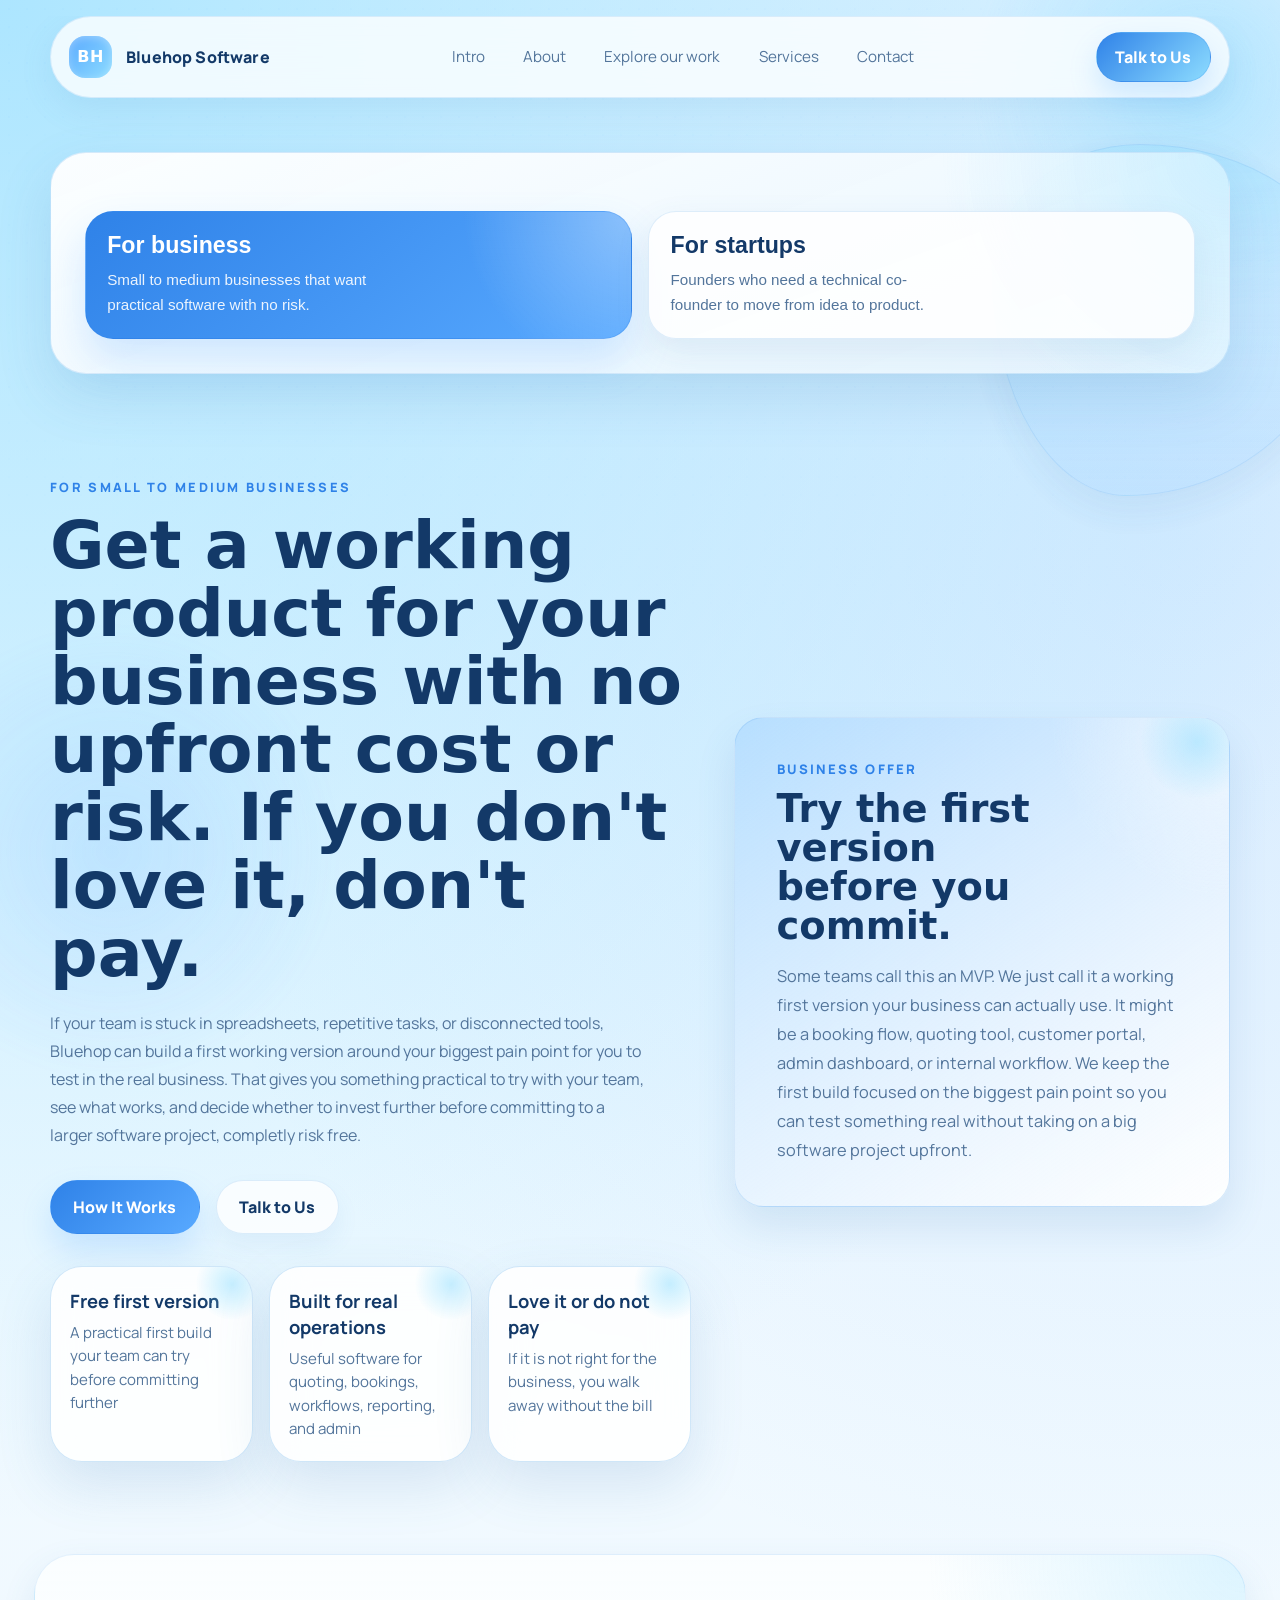
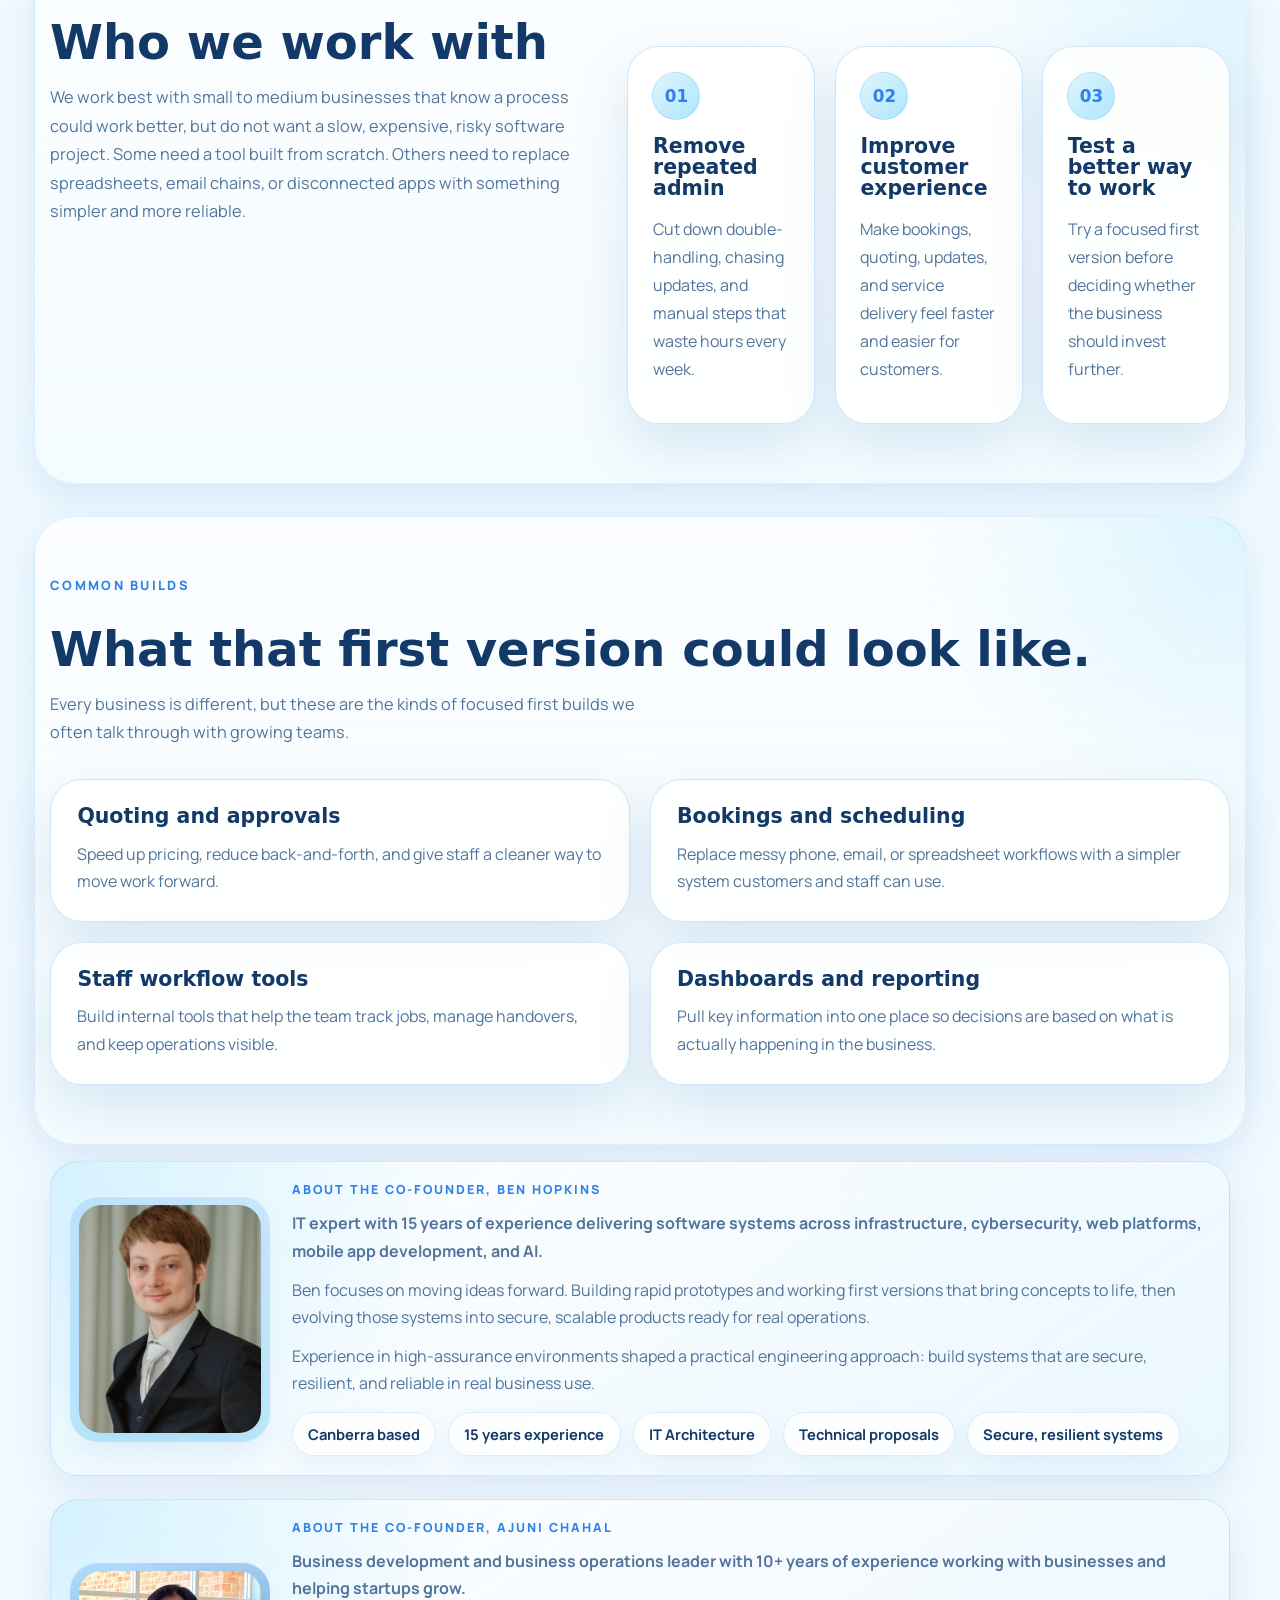
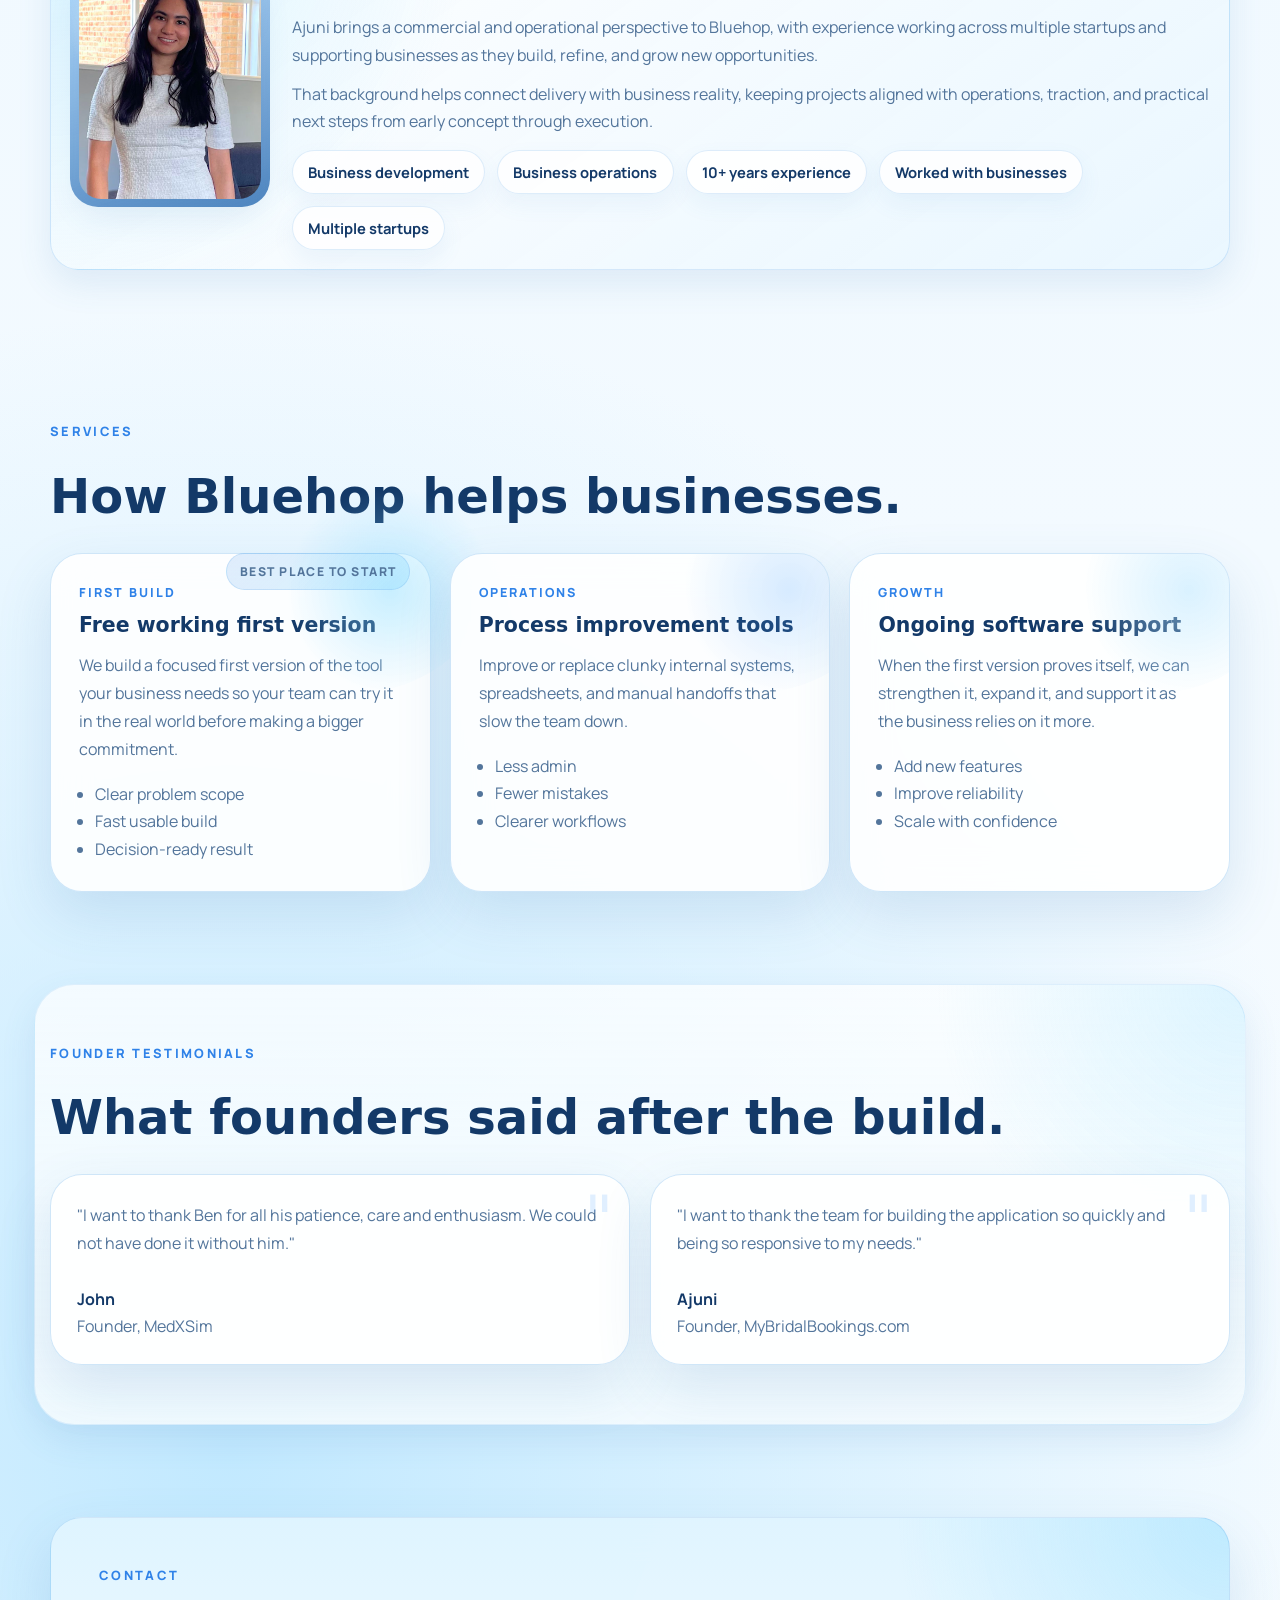
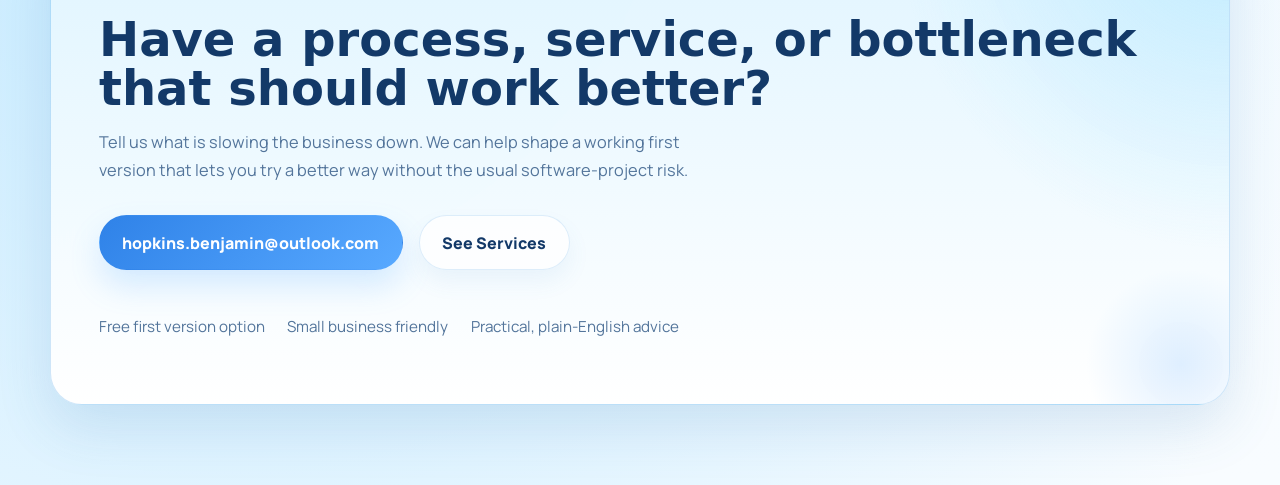
<file: index.html>
<!DOCTYPE html>
<html lang="en" data-audience="business">
<head>
  <meta charset="UTF-8">
  <meta name="viewport" content="width=device-width, initial-scale=1.0">
  <title>Bluehop Software</title>
  <meta
    name="description"
    content="Bluehop Software builds practical software for small businesses and startups, from free first versions to scalable products."
  >
  <script>
    (function () {
      try {
        var storedAudience = localStorage.getItem("bluehopAudience");
        document.documentElement.dataset.audience =
          storedAudience === "startup" ? "startup" : "business";
      } catch (error) {
        document.documentElement.dataset.audience = "business";
      }
    })();
  </script>
  <link rel="preconnect" href="https://fonts.googleapis.com">
  <link rel="preconnect" href="https://fonts.gstatic.com" crossorigin>
  <link
    href="https://fonts.googleapis.com/css2?family=Fredoka:wght@500;600;700&family=Manrope:wght@400;500;600;700;800&display=swap"
    rel="stylesheet"
  >
  <link rel="stylesheet" href="styles.css">
</head>
<body>
  <div class="page-shell">
    <div class="bg-orb bg-orb-a"></div>
    <div class="bg-orb bg-orb-b"></div>
    <div class="bg-grid"></div>

    <header class="site-header">
      <a
        class="brand"
        href="#business-intro"
        data-link-business="#business-intro"
        data-link-startup="#startup-intro"
        aria-label="Bluehop Software home"
      >
        <span class="brand-mark">BH</span>
        <span class="brand-text">Bluehop Software</span>
      </a>

      <nav class="site-nav" aria-label="Primary">
        <a href="#business-intro" data-link-business="#business-intro" data-link-startup="#startup-intro">Intro</a>
        <a href="#business-about" data-link-business="#business-about" data-link-startup="#startup-about">About</a>
        <a href="testimonials.html">Explore our work</a>
        <a href="#business-projects" data-link-business="#business-projects" data-link-startup="#startup-projects">Services</a>
        <a href="#business-contact" data-link-business="#business-contact" data-link-startup="#startup-contact">Contact</a>
      </nav>

      <a
        class="header-cta"
        href="#business-contact"
        data-link-business="#business-contact"
        data-link-startup="#startup-contact"
      >Talk to Us</a>
    </header>

    <main>
      <section class="section audience-switch reveal" aria-label="Choose who the page is for">
        <div class="audience-switch-panel">
          <div class="section-heading audience-switch-heading">
          </div>

          <div class="audience-switch-controls" role="group" aria-label="Audience selection">
            <button
              class="audience-toggle"
              type="button"
              data-audience-control="business"
              aria-controls="business-page"
              aria-pressed="false"
            >
              <span class="audience-toggle-label">For business</span>
              <span class="audience-toggle-copy">
                Small to medium businesses that want practical software with no risk.
              </span>
            </button>

            <button
              class="audience-toggle"
              type="button"
              data-audience-control="startup"
              aria-controls="startup-page"
              aria-pressed="false"
            >
              <span class="audience-toggle-label">For startups</span>
              <span class="audience-toggle-copy">
                Founders who need a technical co-founder to move from idea to product.
              </span>
            </button>
          </div>
        </div>
      </section>

      <div class="audience-page" id="business-page" data-audience-page="business">
        <section class="hero section reveal" id="business-intro" data-page-start>
          <div class="hero-copy">
            <p class="eyebrow">For small to medium businesses</p>
            <h1>Get a working product for your business with no upfront cost or risk. If you don't love it, don't pay.</h1>
            <p class="hero-text">
              If your team is stuck in spreadsheets, repetitive tasks, or disconnected tools,
              Bluehop can build a first working version around your biggest pain point for
              you to test in the real business. That gives you something practical to try
              with your team, see what works, and decide whether to invest further before
              committing to a larger software project, completly risk free.
            </p>

            <div class="hero-actions">
              <a class="button button-primary" href="#business-projects">How It Works</a>
              <a class="button button-secondary" href="#business-contact">Talk to Us</a>
            </div>

            <div class="hero-metrics" aria-label="Bluehop business highlights">
              <article>
                <strong>Free first version</strong>
                <span>A practical first build your team can try before committing further</span>
              </article>
              <article>
                <strong>Built for real operations</strong>
                <span>Useful software for quoting, bookings, workflows, reporting, and admin</span>
              </article>
              <article>
                <strong>Love it or do not pay</strong>
                <span>If it is not right for the business, you walk away without the bill</span>
              </article>
            </div>
          </div>

          <div class="hero-panel">
            <aside class="contact-offer hero-offer" aria-label="Business offer">
              <p class="contact-offer-label">Business offer</p>
              <h3>Try the first version before you commit.</h3>
              <p class="contact-offer-copy">
                Some teams call this an MVP. We just call it a working first version your
                business can actually use. It might be a booking flow, quoting tool,
                customer portal, admin dashboard, or internal workflow. We keep the first
                build focused on the biggest pain point so you can test something real
                without taking on a big software project upfront.
              </p>
            </aside>
          </div>
        </section>

        <section class="section section-surface reveal" id="business-about">
          <div class="about-layout">
            <div class="about-copy">
              <h2 class="h2_wide about-mini-heading">Who we work with</h2>
              <p class="section-copy">
                We work best with small to medium businesses that know a process could work
                better, but do not want a slow, expensive, risky software project. Some need
                a tool built from scratch. Others need to replace spreadsheets, email chains,
                or disconnected apps with something simpler and more reliable.
              </p>
            </div>

            <div class="about-points">
              <article>
                <span>01</span>
                <h3>Remove repeated admin</h3>
                <p>Cut down double-handling, chasing updates, and manual steps that waste hours every week.</p>
              </article>
              <article>
                <span>02</span>
                <h3>Improve customer experience</h3>
                <p>Make bookings, quoting, updates, and service delivery feel faster and easier for customers.</p>
              </article>
              <article>
                <span>03</span>
                <h3>Test a better way to work</h3>
                <p>Try a focused first version before deciding whether the business should invest further.</p>
              </article>
            </div>
          </div>
        </section>

        <section class="section section-surface reveal" id="business-examples">
          <div class="section-heading">
            <p class="eyebrow">Common builds</p>
            <h2 class="h2_wide">What that first version could look like.</h2>
            <p class="section-copy">
              Every business is different, but these are the kinds of focused first builds we
              often talk through with growing teams.
            </p>
          </div>

          <div class="sector-grid">
            <article class="sector-card">
              <h3>Quoting and approvals</h3>
              <p>Speed up pricing, reduce back-and-forth, and give staff a cleaner way to move work forward.</p>
            </article>
            <article class="sector-card">
              <h3>Bookings and scheduling</h3>
              <p>Replace messy phone, email, or spreadsheet workflows with a simpler system customers and staff can use.</p>
            </article>
            <article class="sector-card">
              <h3>Staff workflow tools</h3>
              <p>Build internal tools that help the team track jobs, manage handovers, and keep operations visible.</p>
            </article>
            <article class="sector-card">
              <h3>Dashboards and reporting</h3>
              <p>Pull key information into one place so decisions are based on what is actually happening in the business.</p>
            </article>
          </div>
        </section>

        <section class="section reveal founder-section" aria-label="About the co-founders">
          <div class="founder-stack">
            <article class="founder-tile">
              <div class="founder-photo">
                <img class="founder-photo-image" src="founder.png" alt="Portrait of co-founder Ben Hopkins">
              </div>

              <div class="founder-bio">
                <p class="founder-kicker">About the co-founder, Ben Hopkins</p>
                <p class="founder-summary">
                  <strong>IT expert with 15 years of experience delivering software systems across infrastructure, cybersecurity, web platforms, mobile app development, and AI.</strong>
                </p>
                <p class="founder-summary">
                  Ben focuses on moving ideas forward. Building rapid prototypes and working
                  first versions that bring concepts to life, then evolving those systems into
                  secure, scalable products ready for real operations.
                </p>
                <p class="founder-summary">
                  Experience in high-assurance environments shaped a practical engineering
                  approach: build systems that are secure, resilient, and reliable in real
                  business use.
                </p>

                <ul class="founder-points">
                  <li>Canberra based</li>
                  <li>15 years experience</li>
                  <li>IT Architecture</li>
                  <li>Technical proposals</li>
                  <li>Secure, resilient systems</li>
                </ul>
              </div>
            </article>

            <article class="founder-tile">
              <div class="founder-photo founder-photo-placeholder" aria-hidden="true">
                <img class="founder-photo-image" src="ajuni.png" alt="Portrait of co-founder Ben Hopkins">
              </div>

              <div class="founder-bio">
                <p class="founder-kicker">About the co-founder, Ajuni Chahal</p>
                <p class="founder-summary">
                  <strong>Business development and business operations leader with 10+ years of experience working with businesses and helping startups grow.</strong>
                </p>
                <p class="founder-summary">
                  Ajuni brings a commercial and operational perspective to Bluehop, with
                  experience working across multiple startups and supporting businesses as
                  they build, refine, and grow new opportunities.
                </p>
                <p class="founder-summary">
                  That background helps connect delivery with business reality, keeping
                  projects aligned with operations, traction, and practical next steps from
                  early concept through execution.
                </p>

                <ul class="founder-points">
                  <li>Business development</li>
                  <li>Business operations</li>
                  <li>10+ years experience</li>
                  <li>Worked with businesses</li>
                  <li>Multiple startups</li>
                </ul>
              </div>
            </article>
          </div>
        </section>

        <section class="section reveal" id="business-projects">
          <div class="section-heading">
            <p class="eyebrow">Services</p>
            <h2 class="h2_wide">How Bluehop helps businesses.</h2>
          </div>

          <div class="project-grid">
            <article class="project-card project-card-featured">
              <div class="project-accent"></div>
              <p class="service-badge">Best place to start</p>
              <p class="project-tag">First Build</p>
              <h3>Free working first version</h3>
              <p>
                We build a focused first version of the tool your business needs so your team
                can try it in the real world before making a bigger commitment.
              </p>
              <ul>
                <li>Clear problem scope</li>
                <li>Fast usable build</li>
                <li>Decision-ready result</li>
              </ul>
            </article>

            <article class="project-card">
              <div class="project-accent accent-alt"></div>
              <p class="project-tag">Operations</p>
              <h3>Process improvement tools</h3>
              <p>
                Improve or replace clunky internal systems, spreadsheets, and manual
                handoffs that slow the team down.
              </p>
              <ul>
                <li>Less admin</li>
                <li>Fewer mistakes</li>
                <li>Clearer workflows</li>
              </ul>
            </article>

            <article class="project-card">
              <div class="project-accent accent-warm"></div>
              <p class="project-tag">Growth</p>
              <h3>Ongoing software support</h3>
              <p>
                When the first version proves itself, we can strengthen it, expand it, and
                support it as the business relies on it more.
              </p>
              <ul>
                <li>Add new features</li>
                <li>Improve reliability</li>
                <li>Scale with confidence</li>
              </ul>
            </article>
          </div>
        </section>

        <section class="section section-surface reveal">
          <div class="section-heading">
            <p class="eyebrow">Founder Testimonials</p>
            <h2 class="h2_wide">What founders said after the build.</h2>
          </div>

          <div class="testimonial-grid testimonial-grid-two">
            <article class="testimonial-card">
              <p>
                "I want to thank Ben for all his patience, care and enthusiasm.
                We could not have done it without him."
              </p>
              <div>
                <strong>John</strong>
                <span>Founder, MedXSim</span>
              </div>
            </article>

            <article class="testimonial-card">
              <p>
                "I want to thank the team for building the application so quickly and being so responsive to my needs."
              </p>
              <div>
                <strong>Ajuni</strong>
                <span>Founder, MyBridalBookings.com</span>
              </div>
            </article>
          </div>
        </section>

        <section class="section contact-section reveal" id="business-contact">
          <div class="contact-panel">
            <div class="section-heading">
              <p class="eyebrow">Contact</p>
              <h2 class="h2_wide">Have a process, service, or bottleneck that should work better?</h2>
              <p class="section-copy">
                Tell us what is slowing the business down. We can help shape a working first
                version that lets you try a better way without the usual software-project risk.
              </p>
            </div>

            <div class="contact-actions">
              <a class="button button-primary" href="mailto:hopkins.benjamin@outlook.com">hopkins.benjamin@outlook.com</a>
              <a class="button button-secondary" href="#business-projects">See Services</a>
            </div>

            <div class="contact-meta">
              <p>Free first version option</p>
              <p>Small business friendly</p>
              <p>Practical, plain-English advice</p>
            </div>
          </div>
        </section>
      </div>

      <div class="audience-page" id="startup-page" data-audience-page="startup">
        <section class="hero section reveal" id="startup-intro" data-page-start>
          <div class="hero-copy">
            <p class="eyebrow">Got a startup idea? We can be your technical co-founder</p>
            <h1>From an idea to a product that can scale.</h1>
            <p class="hero-text">
              If you have a startup idea, we can step in as your technical co-founder and help
              you move fast with focused technical builds. From there, we help strengthen the
              product as it grows so it stays stable and easy to scale.
            </p>

            <div class="hero-actions">
              <a class="button button-primary" href="#startup-projects">How We Help</a>
              <a class="button button-secondary" href="#startup-about">About Bluehop</a>
            </div>

            <div class="hero-metrics" aria-label="Bluehop startup highlights">
              <article>
                <strong>3-day MVP build</strong>
                <span>Fast validation for founders who need to move now</span>
              </article>
              <article>
                <strong>Scale-up support</strong>
                <span>Improve early products as traction grows</span>
              </article>
              <article>
                <strong>Reliable delivery</strong>
                <span>Keep the product clear, stable, and easier to grow</span>
              </article>
            </div>
          </div>

          <div class="hero-panel">
            <aside class="contact-offer hero-offer" aria-label="Founder offer">
              <p class="contact-offer-label">Founder offer</p>
              <h3>Got an idea? Reach out to us.</h3>
              <p class="contact-offer-copy">
                We know that early in the startup phase money is limited. For the right project,
                Bluehop can work on an equity-based model with zero upfront development cost.
                You only pay when you succeed. We succeed when you do.
              </p>
            </aside>
          </div>
        </section>

        <section class="section section-surface reveal" id="startup-about">
          <div class="about-layout">
            <div class="about-copy">
              <h2 class="h2_wide about-mini-heading">Who we work with</h2>
              <p class="section-copy">
                We work best with founders and small teams that need a practical technical
                partner. Some clients start from scratch. Others already have an MVP
                (Minimum Viable Product) that needs cleanup, stability, and a clearer path forward.
              </p>
            </div>

            <div class="about-points">
              <article>
                <span>01</span>
                <h3>Idea to MVP</h3>
                <p>Turn an idea into something real, testable, and ready for users. We can build your MVP in as little as 3 days.</p>
              </article>
              <article>
                <span>02</span>
                <h3>MVP to scale-up</h3>
                <p>Strengthen early products so they can handle more users, more features, and more pressure.</p>
              </article>
              <article>
                <span>03</span>
                <h3>Scale without the mess</h3>
                <p>Build toward the kind of systems and delivery discipline serious growth demands.</p>
              </article>
            </div>
          </div>
        </section>

        <section class="section reveal founder-section" aria-label="About the co-founders">
          <div class="founder-stack">
            <article class="founder-tile">
              <div class="founder-photo">
                <img class="founder-photo-image" src="founder.png" alt="Portrait of co-founder Ben Hopkins">
              </div>

              <div class="founder-bio">
                <p class="founder-kicker">About the co-founder, Ben Hopkins</p>
                <p class="founder-summary">
                  <strong>IT expert with 15 years of experience delivering software systems across infrastructure, cybersecurity, web platforms, mobile app development, and AI.</strong>
                </p>
                <p class="founder-summary">
                  Ben focuses on moving ideas forward. Building rapid prototypes and MVPs that
                  bring concepts to life, supporting early-stage projects with technical
                  direction and materials needed to secure funding, then evolving those systems
                  into secure, scalable products ready for production deployment.
                </p>
                <p class="founder-summary">
                  Experience in high-assurance environments shaped a practical engineering
                  approach: build systems that are secure, resilient, and reliable in real
                  operations.
                </p>

                <ul class="founder-points">
                  <li>Canberra based</li>
                  <li>15 years experience</li>
                  <li>IT Architecture</li>
                  <li>Technical proposals</li>
                  <li>Secure, resilient systems</li>
                </ul>
              </div>
            </article>

            <article class="founder-tile">
              <div class="founder-photo founder-photo-placeholder" aria-hidden="true">
                <img class="founder-photo-image" src="ajuni.png" alt="Portrait of co-founder Ben Hopkins">
              </div>

              <div class="founder-bio">
                <p class="founder-kicker">About the co-founder, Ajuni Chahal</p>
                <p class="founder-summary">
                  <strong>Business development and business operations leader with 10+ years of experience working with businesses and helping startups grow.</strong>
                </p>
                <p class="founder-summary">
                  Ajuni brings a commercial and operational perspective to Bluehop, with
                  experience working across multiple startups and supporting businesses as
                  they build, refine, and grow new opportunities.
                </p>
                <p class="founder-summary">
                  That background helps connect delivery with business reality, keeping
                  projects aligned with operations, traction, and practical next steps from
                  early concept through execution.
                </p>

                <ul class="founder-points">
                  <li>Business development</li>
                  <li>Business operations</li>
                  <li>10+ years experience</li>
                  <li>Worked with businesses</li>
                  <li>Multiple startups</li>
                </ul>
              </div>
            </article>
          </div>
        </section>

        <section class="section reveal" id="startup-projects">
          <div class="section-heading">
            <p class="eyebrow">Services</p>
            <h2 class="h2_wide">How Bluehop helps at each stage.</h2>
          </div>

          <div class="project-grid">
            <article class="project-card project-card-featured">
              <div class="project-accent"></div>
              <p class="service-badge">Popular</p>
              <p class="project-tag">New Build</p>
              <h3>3-day MVP build</h3>
              <p>
                For the right product, Bluehop can help turn an idea into a product in as little as
                3 days so you can start showing, testing, and learning quickly.
              </p>
              <ul>
                <li>Fast scoping</li>
                <li>Focused build sprint</li>
                <li>Ready for feedback</li>
              </ul>
            </article>

            <article class="project-card">
              <div class="project-accent accent-alt"></div>
              <p class="project-tag">Growth</p>
              <h3>Startup scale-up</h3>
              <p>
                Strengthen an early product so it can handle more users, more complexity, and a team
                that needs cleaner systems.
              </p>
              <ul>
                <li>Less tech debt</li>
                <li>More stability</li>
                <li>Cleaner growth path</li>
              </ul>
            </article>

            <article class="project-card">
              <div class="project-accent accent-warm"></div>
              <p class="project-tag">Support</p>
              <h3>Product clean-up</h3>
              <p>
                Improve what already exists so the product feels easier to use, easier to maintain,
                and easier to keep building on.
              </p>
              <ul>
                <li>Sharper UX</li>
                <li>Clearer structure</li>
                <li>Better reliability</li>
              </ul>
            </article>
          </div>
        </section>

        <section class="section section-surface reveal">
          <div class="section-heading">
            <p class="eyebrow">Founder Testimonials</p>
            <h2 class="h2_wide">What founders said after the build.</h2>
          </div>

          <div class="testimonial-grid testimonial-grid-two">
            <article class="testimonial-card">
              <p>
                "I want to thank Ben for all his patience, care and enthusiasm.
                We could not have done it without him."
              </p>
              <div>
                <strong>John</strong>
                <span>Founder, MedXSim</span>
              </div>
            </article>

            <article class="testimonial-card">
              <p>
                "I want to thank the team for building the application so quickly and being so responsive to my needs."
              </p>
              <div>
                <strong>June</strong>
                <span>Founder, MyBridalBookings.com</span>
              </div>
            </article>
          </div>
        </section>

        <section class="section contact-section reveal" id="startup-contact">
          <div class="contact-panel">
            <div class="section-heading">
              <p class="eyebrow">Contact</p>
              <h2 class="h2_wide">Have an idea or a product that needs work? Let's talk.</h2>
              <p class="section-copy">
                Tell us what you are building and where you are stuck. We can help define the next
                step.
              </p>
            </div>

            <div class="contact-actions">
              <a class="button button-primary" href="mailto:hopkins.benjamin@outlook.com">hopkins.benjamin@outlook.com</a>
              <a class="button button-secondary" href="#startup-projects">See Services</a>
            </div>

            <div class="contact-meta">
              <p>3-day MVP option</p>
              <p>Scale-up support</p>
              <p>Practical technical partner</p>
            </div>
          </div>
        </section>
      </div>
    </main>
  </div>

  <script src="script.js"></script>
</body>
</html>
</file>
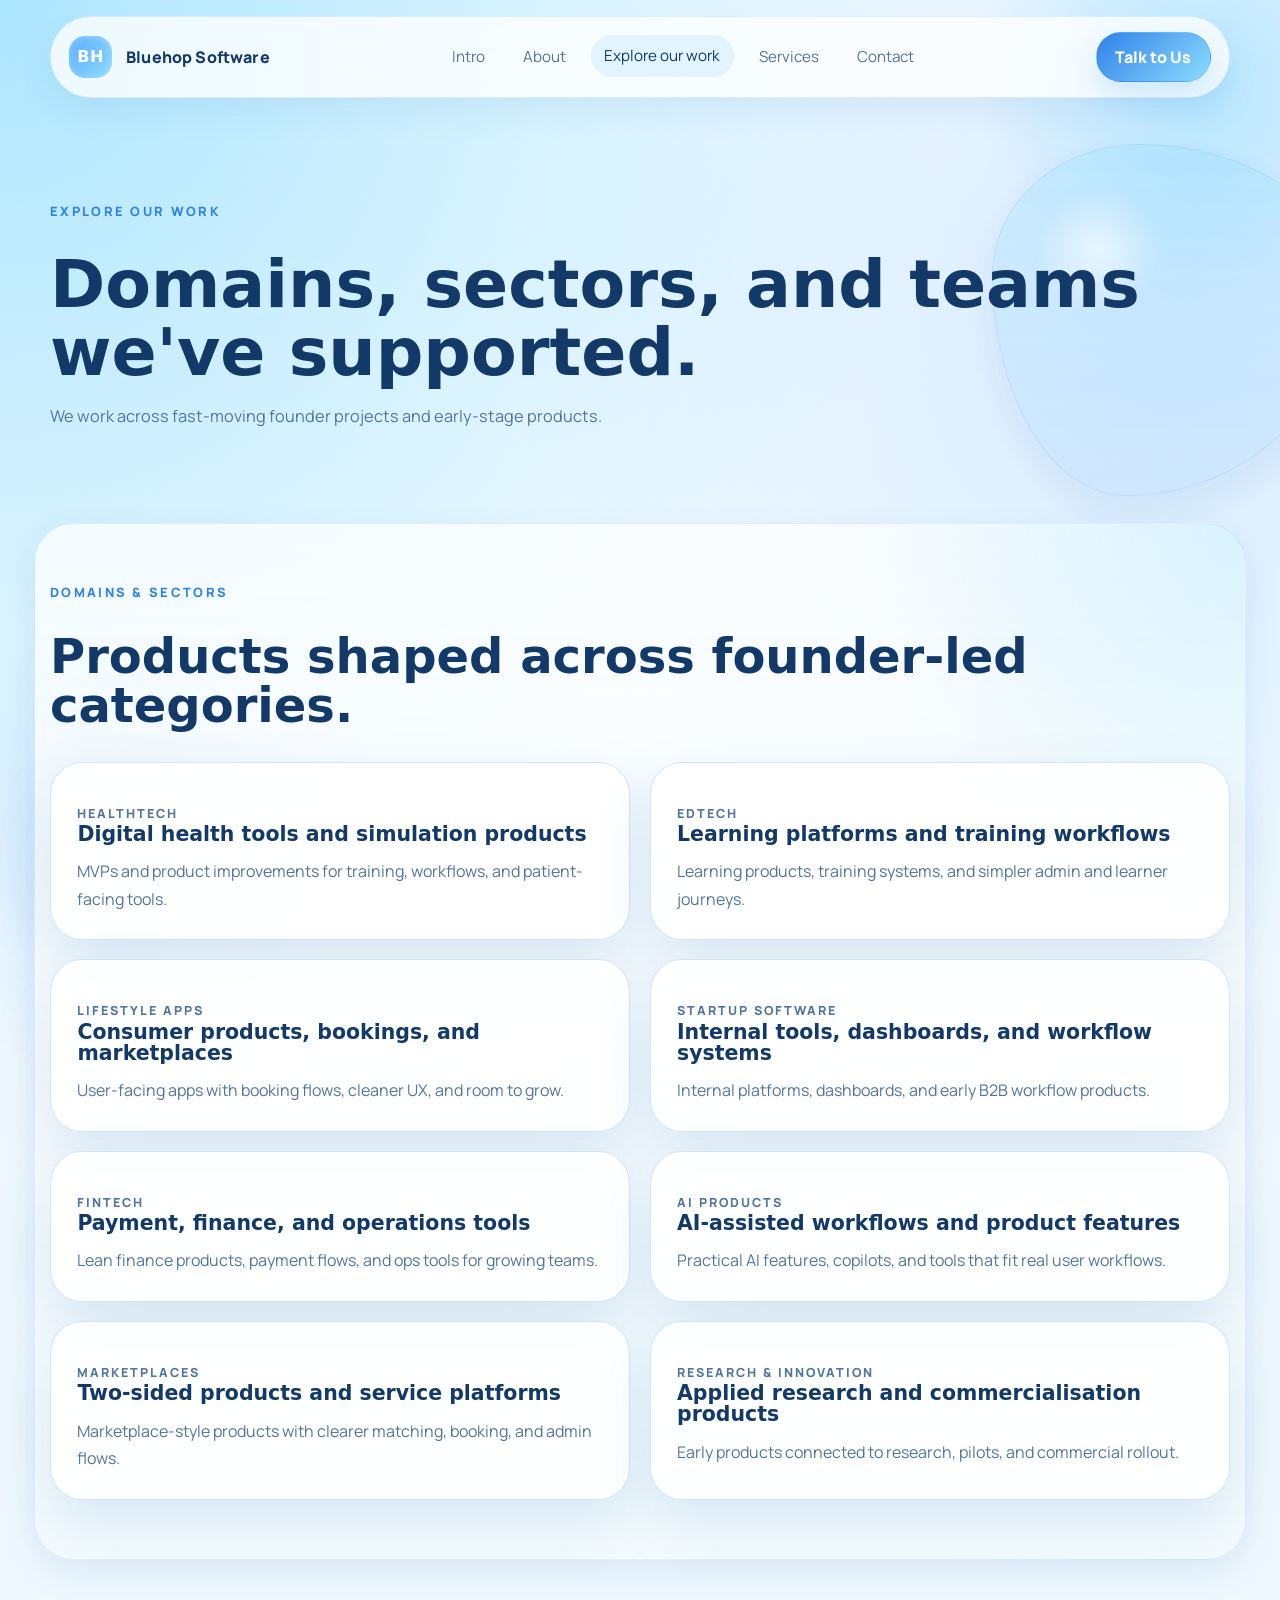
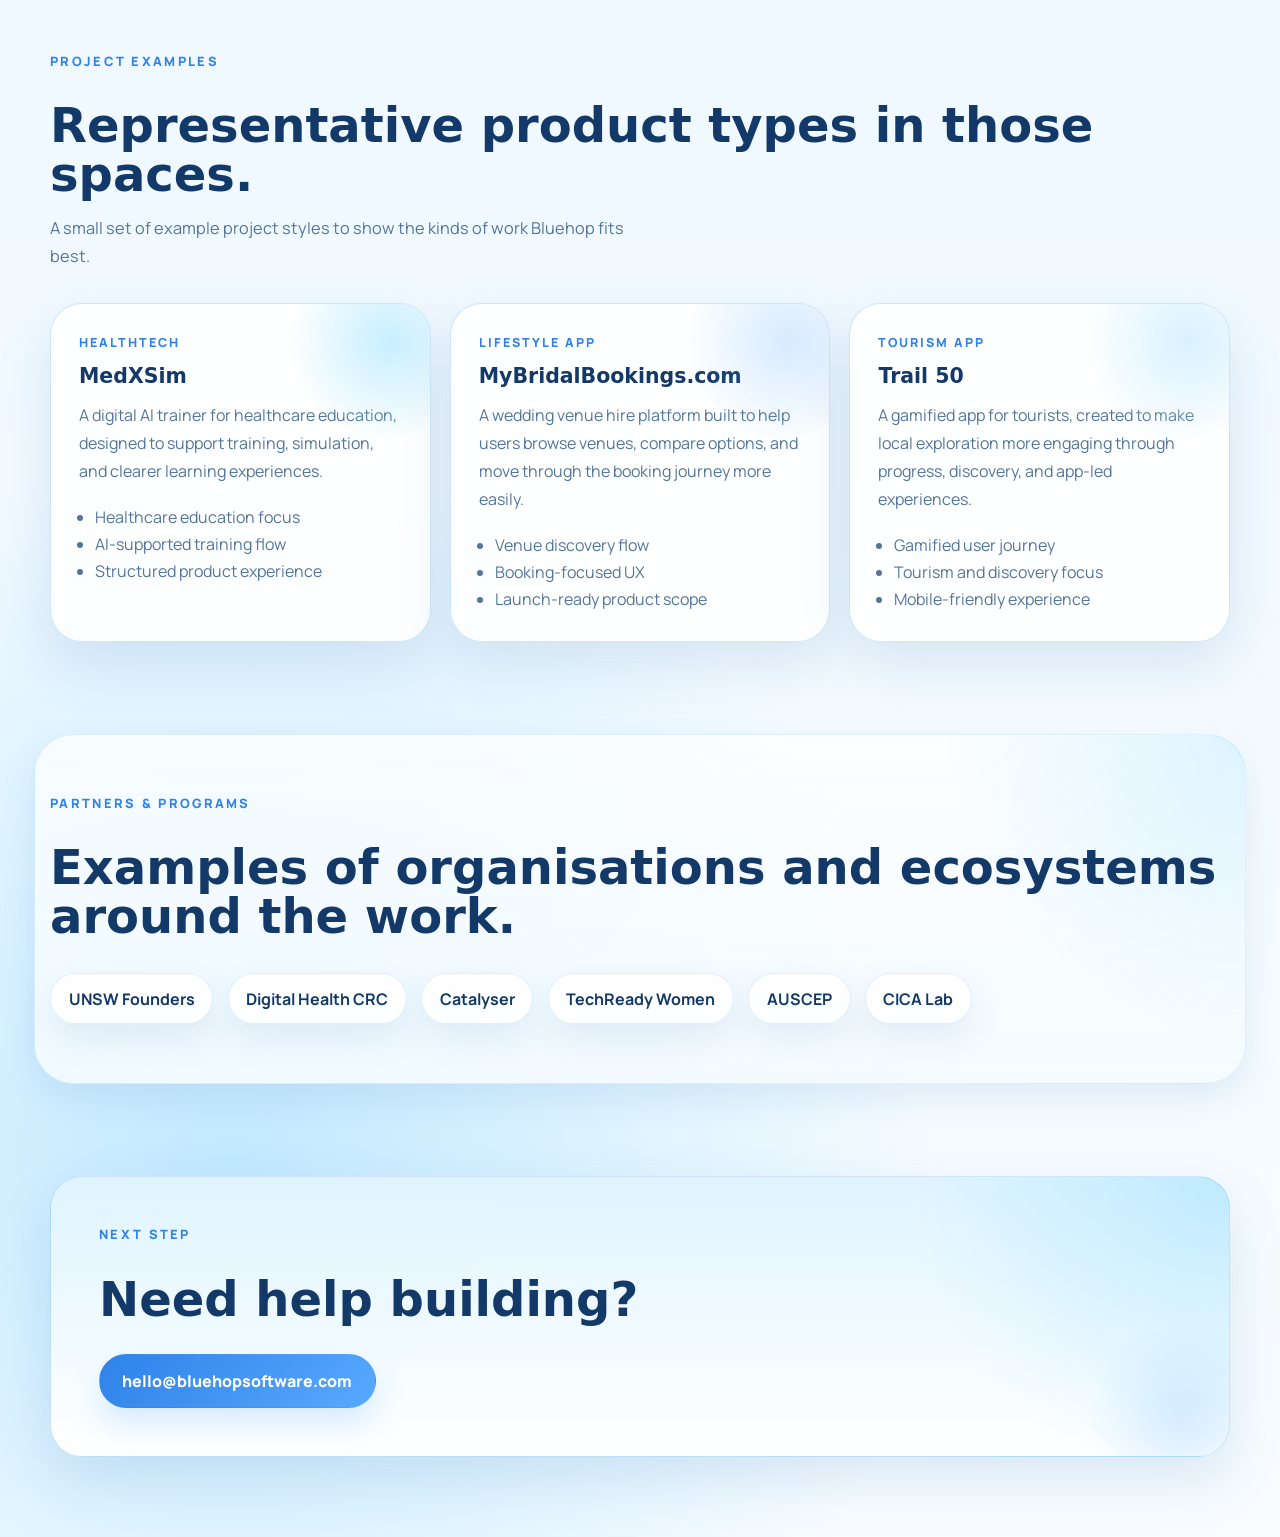
<file: testimonials.html>
<!DOCTYPE html>
<html lang="en">
<head>
  <meta charset="UTF-8">
  <meta name="viewport" content="width=device-width, initial-scale=1.0">
  <title>Explore Our Work | Bluehop Software</title>
  <meta
    name="description"
    content="Domains, sectors, example project types, and partner programs connected to Bluehop Software work."
  >
  <link rel="preconnect" href="https://fonts.googleapis.com">
  <link rel="preconnect" href="https://fonts.gstatic.com" crossorigin>
  <link
    href="https://fonts.googleapis.com/css2?family=Fredoka:wght@500;600;700&family=Manrope:wght@400;500;600;700;800&display=swap"
    rel="stylesheet"
  >
  <link rel="stylesheet" href="styles.css">
</head>
<body>
  <div class="page-shell">
    <div class="bg-orb bg-orb-a"></div>
    <div class="bg-orb bg-orb-b"></div>
    <div class="bg-grid"></div>

    <header class="site-header">
      <a class="brand" href="index.html#intro" aria-label="Bluehop Software home">
        <span class="brand-mark">BH</span>
        <span class="brand-text">Bluehop Software</span>
      </a>

      <nav class="site-nav" aria-label="Primary">
        <a href="index.html#intro">Intro</a>
        <a href="index.html#about">About</a>
        <a class="is-active" href="testimonials.html" aria-current="page">Explore our work</a>
        <a href="index.html#projects">Services</a>
        <a href="index.html#contact">Contact</a>
      </nav>

      <a class="header-cta" href="index.html#contact">Talk to Us</a>
    </header>

    <main>
      <section class="section reveal subpage-hero">
        <div class="section-heading">
          <p class="eyebrow">Explore our work</p>
          <h1 class="h1_t">Domains, sectors, and teams we've supported.</h1>
          <p class="section-copy">
            We work across fast-moving founder projects and early-stage products.
          </p>
        </div>
      </section>

      <section class="section section-surface reveal">
        <div class="section-heading">
          <p class="eyebrow">Domains & Sectors</p>
          <h2 class="h2_wide">Products shaped across founder-led categories.</h2>
        </div>

        <div class="sector-grid">
          <article class="sector-card">
            <p class="project-tag">Healthtech</p>
            <h3>Digital health tools and simulation products</h3>
            <p>
              MVPs and product improvements for training, workflows, and patient-facing tools.
            </p>
          </article>

          <article class="sector-card">
            <p class="project-tag">EdTech</p>
            <h3>Learning platforms and training workflows</h3>
            <p>
              Learning products, training systems, and simpler admin and learner journeys.
            </p>
          </article>

          <article class="sector-card">
            <p class="project-tag">Lifestyle Apps</p>
            <h3>Consumer products, bookings, and marketplaces</h3>
            <p>
              User-facing apps with booking flows, cleaner UX, and room to grow.
            </p>
          </article>

          <article class="sector-card">
            <p class="project-tag">Startup Software</p>
            <h3>Internal tools, dashboards, and workflow systems</h3>
            <p>
              Internal platforms, dashboards, and early B2B workflow products.
            </p>
          </article>

          <article class="sector-card">
            <p class="project-tag">FinTech</p>
            <h3>Payment, finance, and operations tools</h3>
            <p>
              Lean finance products, payment flows, and ops tools for growing teams.
            </p>
          </article>

          <article class="sector-card">
            <p class="project-tag">AI Products</p>
            <h3>AI-assisted workflows and product features</h3>
            <p>
              Practical AI features, copilots, and tools that fit real user workflows.
            </p>
          </article>

          <article class="sector-card">
            <p class="project-tag">Marketplaces</p>
            <h3>Two-sided products and service platforms</h3>
            <p>
              Marketplace-style products with clearer matching, booking, and admin flows.
            </p>
          </article>

          <article class="sector-card">
            <p class="project-tag">Research & Innovation</p>
            <h3>Applied research and commercialisation products</h3>
            <p>
              Early products connected to research, pilots, and commercial rollout.
            </p>
          </article>
        </div>
      </section>

      <section class="section reveal">
        <div class="section-heading">
          <p class="eyebrow">Project Examples</p>
          <h2 class="h2_wide">Representative product types in those spaces.</h2>
          <p class="section-copy">
            A small set of example project styles to show the kinds of work Bluehop fits best.
          </p>
        </div>

        <div class="project-grid">
          <article class="project-card">
            <div class="project-accent"></div>
            <p class="project-tag">Healthtech</p>
            <h3>MedXSim</h3>
            <p>
              A digital AI trainer for healthcare education, designed to support training,
              simulation, and clearer learning experiences.
            </p>
            <ul>
              <li>Healthcare education focus</li>
              <li>AI-supported training flow</li>
              <li>Structured product experience</li>
            </ul>
          </article>

          <article class="project-card">
            <div class="project-accent accent-alt"></div>
            <p class="project-tag">Lifestyle App</p>
            <h3>MyBridalBookings.com</h3>
            <p>
              A wedding venue hire platform built to help users browse venues, compare options, and
              move through the booking journey more easily.
            </p>
            <ul>
              <li>Venue discovery flow</li>
              <li>Booking-focused UX</li>
              <li>Launch-ready product scope</li>
            </ul>
          </article>

          <article class="project-card">
            <div class="project-accent accent-warm"></div>
            <p class="project-tag">Tourism App</p>
            <h3>Trail 50</h3>
            <p>
              A gamified app for tourists, created to make local exploration more engaging through
              progress, discovery, and app-led experiences.
            </p>
            <ul>
              <li>Gamified user journey</li>
              <li>Tourism and discovery focus</li>
              <li>Mobile-friendly experience</li>
            </ul>
          </article>
        </div>
      </section>

      <section class="section section-surface reveal">
        <div class="section-heading">
          <p class="eyebrow">Partners & Programs</p>
          <h2 class="h2_wide">Examples of organisations and ecosystems around the work.</h2>
        </div>

        <div class="partner-cloud" aria-label="Bluehop Software partners and programs">
          <span class="partner-chip">UNSW Founders</span>
          <span class="partner-chip">Digital Health CRC</span>
          <span class="partner-chip">Catalyser</span>
          <span class="partner-chip">TechReady Women</span>
          <span class="partner-chip">AUSCEP</span>
          <span class="partner-chip">CICA Lab</span>
        </div>
      </section>

      <section class="section contact-section reveal">
        <div class="contact-panel">
          <div class="section-heading">
            <p class="eyebrow">Next Step</p>
            <h2 class="h2_wide">Need help building?</h2>
          </div>

          <div class="contact-actions">
            <a class="button button-primary" href="mailto:hello@bluehopsoftware.com">hello@bluehopsoftware.com</a>
          </div>
        </div>
      </section>
    </main>
  </div>

  <script src="script.js"></script>
</body>
</html>
</file>
<file: styles.css>
:root {
  --bg: #f4fbff;
  --bg-soft: #e9f6ff;
  --bg-deep: #d7eeff;
  --surface: rgba(255, 255, 255, 0.88);
  --surface-strong: rgba(255, 255, 255, 0.96);
  --surface-border: rgba(119, 181, 235, 0.34);
  --text: #14375f;
  --heading: #133968;
  --muted: #53759b;
  --blue: #58a9ff;
  --blue-strong: #2f82e8;
  --cyan: #8ddcff;
  --sky: #dff4ff;
  --cloud: #fafdff;
  --shadow: 0 22px 54px rgba(64, 125, 181, 0.16);
  --shadow-soft: 0 14px 34px rgba(64, 125, 181, 0.12);
  --radius: 32px;
  --max-width: 1180px;
}

* {
  box-sizing: border-box;
}

html {
  scroll-behavior: smooth;
}

body {
  margin: 0;
  min-width: 320px;
  font-family: "Manrope", sans-serif;
  color: var(--text);
  background:
    radial-gradient(circle at top left, rgba(141, 220, 255, 0.7), transparent 28%),
    radial-gradient(circle at 92% 10%, rgba(88, 169, 255, 0.2), transparent 22%),
    radial-gradient(circle at 18% 88%, rgba(188, 231, 255, 0.9), transparent 24%),
    linear-gradient(180deg, #f7fcff 0%, #eef8ff 42%, #f8fcff 100%);
}

body::before {
  content: "";
  position: fixed;
  inset: 0;
  background-image: radial-gradient(rgba(88, 169, 255, 0.16) 1px, transparent 1px);
  background-size: 18px 18px;
  -webkit-mask-image: linear-gradient(180deg, rgba(0, 0, 0, 0.34), transparent 82%);
  mask-image: linear-gradient(180deg, rgba(0, 0, 0, 0.34), transparent 82%);
  pointer-events: none;
  opacity: 0.45;
}

a {
  color: inherit;
  text-decoration: none;
}

img {
  display: block;
  max-width: 100%;
}

.page-shell {
  position: relative;
  overflow: clip;
}

.bg-orb {
  position: fixed;
  width: 30rem;
  height: 30rem;
  border-radius: 50%;
  filter: blur(8px);
  pointer-events: none;
  opacity: 0.65;
}

.bg-orb-a {
  top: -10rem;
  right: -10rem;
  background: radial-gradient(circle, rgba(141, 220, 255, 0.8), transparent 66%);
}

.bg-orb-b {
  bottom: -12rem;
  left: -8rem;
  background: radial-gradient(circle, rgba(88, 169, 255, 0.28), transparent 68%);
}

.bg-grid {
  position: fixed;
  right: -5vw;
  top: 16vh;
  width: 22rem;
  height: 22rem;
  border-radius: 42% 58% 62% 38% / 37% 41% 59% 63%;
  background:
    radial-gradient(circle at 30% 30%, rgba(255, 255, 255, 0.72), transparent 18%),
    linear-gradient(180deg, rgba(141, 220, 255, 0.34), rgba(88, 169, 255, 0.12));
  border: 1px solid rgba(119, 181, 235, 0.28);
  box-shadow: var(--shadow-soft);
  pointer-events: none;
  opacity: 0.8;
}

.site-header {
  position: sticky;
  top: 0;
  z-index: 20;
  display: flex;
  align-items: center;
  justify-content: space-between;
  gap: 1rem;
  width: min(calc(100% - 2rem), var(--max-width));
  margin: 1rem auto 0;
  padding: 0.95rem 1.15rem;
  background: rgba(255, 255, 255, 0.78);
  border: 1px solid rgba(119, 181, 235, 0.22);
  border-radius: 999px;
  -webkit-backdrop-filter: blur(18px);
  backdrop-filter: blur(18px);
  box-shadow: 0 12px 32px rgba(82, 144, 199, 0.12);
}

.brand {
  display: inline-flex;
  align-items: center;
  gap: 0.9rem;
  min-width: 0;
}

.brand-mark {
  display: inline-grid;
  place-items: center;
  width: 2.65rem;
  height: 2.65rem;
  border-radius: 1rem;
  font-family: ui-sans-serif, system-ui, -apple-system, Segoe UI, Roboto, Helvetica, Arial, sans-serif;
  font-weight: 700;
  letter-spacing: 0.04em;
  color: #fff;
  background: linear-gradient(135deg, var(--blue), var(--cyan));
  box-shadow: inset 0 2px 8px rgba(255, 255, 255, 0.34);
}

.brand-text {
  font-weight: 800;
  color: var(--heading);
  letter-spacing: 0.01em;
}

.site-nav {
  display: flex;
  align-items: center;
  gap: 0.7rem;
  color: var(--muted);
  font-size: 0.95rem;
}

.site-nav a {
  padding: 0.65rem 0.85rem;
  border-radius: 999px;
  transition:
    background 180ms ease,
    color 180ms ease,
    transform 180ms ease;
}

.site-nav a:hover,
.site-nav a.is-active,
.site-nav a:focus-visible {
  color: var(--heading);
  background: rgba(223, 244, 255, 0.92);
  transform: translateY(-1px);
}

.header-cta,
.button {
  display: inline-flex;
  align-items: center;
  justify-content: center;
  gap: 0.5rem;
  border-radius: 999px;
  font-weight: 800;
  transition:
    transform 180ms ease,
    border-color 180ms ease,
    background 180ms ease,
    color 180ms ease,
    box-shadow 180ms ease;
}

.header-cta {
  min-height: 2.95rem;
  padding: 0.8rem 1.15rem;
  color: #fff;
  background: linear-gradient(135deg, var(--blue-strong), var(--cyan));
  border: 1px solid rgba(47, 130, 232, 0.2);
  box-shadow: 0 14px 28px rgba(88, 169, 255, 0.22);
}

.header-cta:hover,
.button:hover,
.header-cta:focus-visible,
.button:focus-visible {
  transform: translateY(-2px);
}

main {
  width: min(calc(100% - 2rem), var(--max-width));
  margin: 0 auto;
  padding: 2rem 0 5rem;
}

.audience-page[hidden] {
  display: none !important;
}

html[data-audience="business"] .audience-page[data-audience-page="startup"],
html[data-audience="startup"] .audience-page[data-audience-page="business"] {
  display: none;
}

.section {
  padding: 4.75rem 0;
  scroll-margin-top: 7.5rem;
}

.section-surface {
  position: relative;
  isolation: isolate;
}

.section-surface::before {
  content: "";
  position: absolute;
  inset: 1rem -1rem;
  z-index: -1;
  border-radius: calc(var(--radius) + 8px);
  background:
    radial-gradient(circle at top right, rgba(141, 220, 255, 0.28), transparent 24%),
    linear-gradient(180deg, rgba(255, 255, 255, 0.72), rgba(244, 251, 255, 0.92));
  border: 1px solid rgba(119, 181, 235, 0.18);
  box-shadow: var(--shadow-soft);
}

.audience-switch {
  padding-top: 1.4rem;
  padding-bottom: 1.8rem;
}

.audience-switch-panel {
  position: relative;
  padding: clamp(1.4rem, 3vw, 2.1rem);
  background:
    radial-gradient(circle at top right, rgba(141, 220, 255, 0.32), transparent 24%),
    linear-gradient(160deg, rgba(255, 255, 255, 0.95), rgba(233, 246, 255, 0.92));
  border: 1px solid rgba(119, 181, 235, 0.26);
  border-radius: calc(var(--radius) + 4px);
  box-shadow: var(--shadow);
}

.audience-switch-heading {
  gap: 0.75rem;
}

.audience-switch-controls {
  display: grid;
  grid-template-columns: repeat(2, minmax(0, 1fr));
  gap: 1rem;
  margin-top: 1.5rem;
}

.audience-toggle {
  display: grid;
  gap: 0.55rem;
  width: 100%;
  min-height: 8rem;
  padding: 1.3rem 1.35rem;
  border: 1px solid rgba(119, 181, 235, 0.24);
  border-radius: 28px;
  background: rgba(255, 255, 255, 0.84);
  box-shadow: var(--shadow-soft);
  color: var(--heading);
  cursor: pointer;
  text-align: left;
  transition:
    transform 180ms ease,
    border-color 180ms ease,
    background 180ms ease,
    box-shadow 180ms ease,
    color 180ms ease;
}

.audience-toggle:hover,
.audience-toggle:focus-visible {
  transform: translateY(-3px);
  border-color: rgba(47, 130, 232, 0.28);
}

.audience-toggle.is-active,
.audience-toggle[aria-pressed="true"],
html[data-audience="business"] .audience-toggle[data-audience-control="business"],
html[data-audience="startup"] .audience-toggle[data-audience-control="startup"] {
  border-color: rgba(47, 130, 232, 0.28);
  background:
    radial-gradient(circle at top right, rgba(255, 255, 255, 0.34), transparent 30%),
    linear-gradient(140deg, var(--blue-strong), var(--blue));
  box-shadow: 0 22px 40px rgba(88, 169, 255, 0.24);
  color: #fff;
}

.audience-toggle-label {
  display: block;
  font-size: clamp(1.15rem, 2vw, 1.45rem);
  font-weight: 800;
  line-height: 1.1;
}

.audience-toggle-copy {
  display: block;
  max-width: 34ch;
  color: var(--muted);
  font-size: 0.95rem;
  line-height: 1.65;
}

.audience-toggle.is-active .audience-toggle-copy,
.audience-toggle[aria-pressed="true"] .audience-toggle-copy,
html[data-audience="business"] .audience-toggle[data-audience-control="business"] .audience-toggle-copy,
html[data-audience="startup"] .audience-toggle[data-audience-control="startup"] .audience-toggle-copy {
  color: rgba(255, 255, 255, 0.9);
}

.hero {
  display: grid;
  grid-template-columns: minmax(0, 1.12fr) minmax(300px, 0.88fr);
  gap: 2.25rem;
  align-items: center;
}

.founder-tile {
  display: grid;
  grid-template-columns: minmax(150px, 200px) minmax(0, 1fr);
  gap: 1.35rem;
  align-items: center;
  margin: 0;
  padding: 1.2rem;
  background:
    radial-gradient(circle at top left, rgba(141, 220, 255, 0.38), transparent 34%),
    linear-gradient(145deg, rgba(255, 255, 255, 0.98), rgba(233, 246, 255, 0.9));
  border: 1px solid rgba(119, 181, 235, 0.28);
  border-radius: calc(var(--radius) - 4px);
  box-shadow: var(--shadow-soft);
}

.founder-stack {
  display: grid;
  gap: 1.4rem;
}

.founder-section {
  padding-top: 0;
}

.founder-photo {
  min-height: 12.5rem;
  padding: 0.55rem;
  border-radius: 28px;
  background: linear-gradient(180deg, rgba(88, 169, 255, 0.2), rgba(141, 220, 255, 0.5));
  box-shadow: inset 0 1px 0 rgba(255, 255, 255, 0.7);
}

.founder-photo-image {
  display: block;
  width: 100%;
  height: 100%;
  min-height: 11.4rem;
  aspect-ratio: 4 / 5;
  border-radius: 22px;
  object-fit: cover;
  object-position: center;
  box-shadow: 0 16px 30px rgba(64, 125, 181, 0.12);
}

.founder-photo-placeholder {
  display: grid;
  place-items: center;
  background:
    radial-gradient(circle at 30% 25%, rgba(255, 255, 255, 0.72), transparent 28%),
    linear-gradient(160deg, rgba(88, 169, 255, 0.3), rgba(16, 89, 168, 0.72));
}

.founder-photo-initials {
  display: inline-flex;
  align-items: center;
  justify-content: center;
  width: min(100%, 7rem);
  aspect-ratio: 1;
  border-radius: 50%;
  background: rgba(255, 255, 255, 0.9);
  color: var(--blue-strong);
  font-size: clamp(1.5rem, 2.5vw, 2rem);
  font-weight: 800;
  letter-spacing: 0.12em;
  box-shadow: 0 16px 30px rgba(64, 125, 181, 0.16);
}

.founder-bio {
  display: grid;
  gap: 0.75rem;
}

.founder-kicker {
  margin: 0;
  color: var(--blue-strong);
  font-size: 0.78rem;
  font-weight: 800;
  letter-spacing: 0.16em;
  text-transform: uppercase;
}

.founder-title {
  margin: 0;
  color: var(--heading);
  font-size: clamp(1.12rem, 1.7vw, 1.4rem);
  font-weight: 800;
  line-height: 1.5;
}

.founder-summary {
  margin: 0;
  color: var(--muted);
  line-height: 1.7;
}

.founder-points {
  display: flex;
  flex-wrap: wrap;
  gap: 0.75rem;
  margin: 0.15rem 0 0;
  padding: 0;
  list-style: none;
}

.founder-points li {
  display: inline-flex;
  align-items: center;
  min-height: 2.6rem;
  padding: 0.7rem 0.95rem;
  border-radius: 999px;
  background: rgba(255, 255, 255, 0.88);
  border: 1px solid rgba(119, 181, 235, 0.24);
  color: var(--heading);
  font-size: 0.92rem;
  font-weight: 700;
  box-shadow: 0 10px 22px rgba(82, 144, 199, 0.08);
}

.eyebrow {
  margin: 0 0 1rem;
  color: var(--blue-strong);
  text-transform: uppercase;
  letter-spacing: 0.18em;
  font-size: 0.8rem;
  font-weight: 800;
}

h1,
h2,
h3 {
  margin: 0;
  font-family: ui-sans-serif, system-ui, -apple-system, Segoe UI, Roboto, Helvetica, Arial, sans-serif;
  color: var(--heading);
  line-height: 1.02;
}

h1 {
  max-width: 15ch;
  font-size: clamp(2.35rem, 5.2vw, 4.35rem);
}

h2 {
  font-size: clamp(1.8rem, 3.8vw, 3rem);
}

h3 {
  font-size: 1.28rem;
}

.hero-text,
.section-copy,
.project-card p,
.testimonial-card p,
.about-points p,
.contact-meta p {
  color: var(--muted);
  line-height: 1.75;
}

.hero-text {
  max-width: 60ch;
  margin: 1.35rem 0 0;
  font-size: 1rem;
}

.section-copy {
  max-width: 60ch;
  margin: 0;
  font-size: 1.02rem;
}

.hero-actions,
.contact-actions {
  display: flex;
  flex-wrap: wrap;
  gap: 1rem;
  margin-top: 1.9rem;
}

.button {
  min-height: 3.35rem;
  padding: 0.95rem 1.4rem;
  border: 1px solid transparent;
}

.button-primary {
  color: #fff;
  background: linear-gradient(135deg, var(--blue-strong), var(--blue));
  box-shadow: 0 16px 30px rgba(88, 169, 255, 0.22);
}

.button-secondary {
  color: var(--heading);
  border-color: rgba(119, 181, 235, 0.24);
  background: rgba(255, 255, 255, 0.78);
  box-shadow: 0 12px 22px rgba(82, 144, 199, 0.08);
}

.hero-metrics {
  display: grid;
  grid-template-columns: repeat(3, minmax(0, 1fr));
  gap: 1rem;
  margin-top: 2rem;
}

.hero-metrics article,
.project-card,
.testimonial-card,
.about-points article,
.contact-panel {
  background: var(--surface);
  border: 1px solid var(--surface-border);
  border-radius: var(--radius);
  -webkit-backdrop-filter: blur(18px);
  backdrop-filter: blur(18px);
  box-shadow: var(--shadow);
}

.hero-metrics article {
  position: relative;
  padding: 1.3rem 1.2rem;
  overflow: hidden;
}

.hero-metrics article::before {
  content: "";
  position: absolute;
  top: -1.2rem;
  right: -1rem;
  width: 4.5rem;
  height: 4.5rem;
  border-radius: 50%;
  background: radial-gradient(circle, rgba(141, 220, 255, 0.5), transparent 72%);
}

.hero-metrics strong {
  display: block;
  margin-bottom: 0.45rem;
  color: var(--heading);
  font-size: 1.15rem;
}

.hero-metrics span {
  position: relative;
  z-index: 1;
  color: var(--muted);
  font-size: 0.94rem;
  line-height: 1.55;
}

.hero-panel {
  position: relative;
  display: grid;
  align-items: center;
}

.project-tag {
  margin: 0 0 0.7rem;
  color: var(--blue-strong);
  font-size: 0.78rem;
  font-weight: 800;
  letter-spacing: 0.16em;
  text-transform: uppercase;
}

.service-badge {
  position: absolute;
  top: -0.95rem;
  right: 1.2rem;
  z-index: 2;
  display: inline-flex;
  align-items: center;
  padding: 0.45rem 0.8rem;
  border-radius: 999px;
  background: linear-gradient(135deg, rgba(47, 130, 232, 0.14), rgba(141, 220, 255, 0.34));
  border: 1px solid rgba(119, 181, 235, 0.28);
  color: var(--blue-strong);
  font-size: 0.76rem;
  font-weight: 800;
  letter-spacing: 0.12em;
  text-transform: uppercase;
}

.section-heading {
  display: grid;
  gap: 0.95rem;
}

.subpage-hero {
  min-height: auto;
  padding-top: 4.5rem;
}

.sector-grid,
.testimonial-grid,
.project-grid,
.about-points {
  display: grid;
  gap: 1.2rem;
  margin-top: 2rem;
}

.sector-grid {
  grid-template-columns: repeat(2, minmax(0, 1fr));
}

.testimonial-grid {
  grid-template-columns: repeat(3, minmax(0, 1fr));
}

.testimonial-grid-two {
  grid-template-columns: repeat(2, minmax(0, 1fr));
}

.sector-card,
.testimonial-card {
  position: relative;
  padding: 1.65rem;
  min-height: 100%;
}

.sector-card {
  background: var(--surface);
  border: 1px solid var(--surface-border);
  border-radius: var(--radius);
  -webkit-backdrop-filter: blur(18px);
  backdrop-filter: blur(18px);
  box-shadow: var(--shadow);
}

.sector-card p {
  margin: 0.85rem 0 0;
  color: var(--muted);
  line-height: 1.7;
}

.sector-card h3 {
  color: var(--heading);
}

.h1_t {
  margin: 0;
  max-width: none;
  font-family: ui-sans-serif, system-ui, -apple-system, Segoe UI, Roboto, Helvetica, Arial, sans-serif;
  color: var(--heading);
  line-height: 1.02;
}

.h2_wide {
  max-width: none;
}

.testimonial-card::before {
  content: "“";
  position: absolute;
  top: 0.75rem;
  right: 1rem;
  font-family: ui-sans-serif, system-ui, -apple-system, Segoe UI, Roboto, Helvetica, Arial, sans-serif;
  font-size: 4rem;
  line-height: 1;
  color: rgba(88, 169, 255, 0.18);
}

.testimonial-card.featured {
  background:
    radial-gradient(circle at top right, rgba(141, 220, 255, 0.3), transparent 28%),
    linear-gradient(180deg, rgba(223, 244, 255, 0.96), rgba(255, 255, 255, 0.96));
}

.testimonial-card::before {
  content: "\"";
}

.testimonial-card p {
  margin: 0 0 1.9rem;
  font-size: 1rem;
}

.testimonial-card strong,
.project-card h3,
.about-points h3 {
  display: block;
  margin-bottom: 0.35rem;
  color: var(--heading);
}

.testimonial-card span {
  color: var(--muted);
}

.project-grid {
  grid-template-columns: repeat(3, minmax(0, 1fr));
}

.partner-cloud {
  display: flex;
  flex-wrap: wrap;
  gap: 0.9rem;
  margin-top: 2rem;
}

.partner-chip {
  display: inline-flex;
  align-items: center;
  min-height: 3rem;
  padding: 0.85rem 1.1rem;
  border-radius: 999px;
  background: rgba(255, 255, 255, 0.92);
  border: 1px solid rgba(119, 181, 235, 0.22);
  box-shadow: var(--shadow-soft);
  color: var(--heading);
  font-weight: 700;
}

.project-card {
  position: relative;
  padding: 1.75rem;
  overflow: hidden;
  transition:
    transform 220ms ease,
  box-shadow 220ms ease;
}

.project-card-featured {
  overflow: visible;
}

.project-card:hover {
  transform: translateY(-4px);
  box-shadow: 0 28px 56px rgba(64, 125, 181, 0.18);
}

.project-accent {
  position: absolute;
  inset: -20% auto auto 62%;
  width: 13rem;
  height: 13rem;
  border-radius: 46% 54% 69% 31% / 41% 39% 61% 59%;
  background: radial-gradient(circle, rgba(141, 220, 255, 0.48), transparent 70%);
  pointer-events: none;
}

.project-accent.accent-alt {
  background: radial-gradient(circle, rgba(88, 169, 255, 0.24), transparent 72%);
}

.project-accent.accent-warm {
  background: radial-gradient(circle, rgba(188, 231, 255, 0.56), transparent 72%);
}

.project-card p {
  margin: 0.9rem 0 0;
}

.project-card .project-tag {
  margin: 0 0 0.75rem;
  color: var(--blue-strong);
}

.project-card ul {
  margin: 1.15rem 0 0;
  padding-left: 1rem;
  color: var(--muted);
  line-height: 1.7;
}

.about-layout {
  display: grid;
  grid-template-columns: minmax(0, 0.95fr) minmax(0, 1.05fr);
  gap: 2rem;
  align-items: start;
}

.about-copy {
  padding-top: 0.25rem;
}

.about-mini-heading {
  margin: 0 0 1rem;
}

.about-points {
  grid-template-columns: repeat(3, minmax(0, 1fr));
}

.about-points article {
  padding: 1.55rem;
}

.about-points span {
  display: inline-grid;
  place-items: center;
  width: 3rem;
  height: 3rem;
  margin-bottom: 1rem;
  border-radius: 50%;
  background: linear-gradient(135deg, rgba(223, 244, 255, 0.96), rgba(141, 220, 255, 0.72));
  border: 1px solid rgba(119, 181, 235, 0.24);
  color: var(--blue-strong);
  font-family: ui-sans-serif, system-ui, -apple-system, Segoe UI, Roboto, Helvetica, Arial, sans-serif;
  font-size: 1.05rem;
  font-weight: 700;
}

.contact-section {
  padding-bottom: 0;
}

.contact-panel {
  position: relative;
  padding: clamp(1.8rem, 4vw, 3rem);
  overflow: hidden;
  background:
    radial-gradient(circle at top right, rgba(141, 220, 255, 0.4), transparent 26%),
    linear-gradient(180deg, rgba(223, 244, 255, 0.98), rgba(255, 255, 255, 0.98));
}

.contact-panel::after {
  content: "";
  position: absolute;
  right: -3rem;
  bottom: -3.5rem;
  width: 12rem;
  height: 12rem;
  border-radius: 50%;
  background: radial-gradient(circle, rgba(88, 169, 255, 0.18), transparent 70%);
  pointer-events: none;
}

.contact-offer {
  position: relative;
  padding: 1.45rem;
  border-radius: 30px;
  background:
    radial-gradient(circle at top right, rgba(255, 255, 255, 0.55), transparent 26%),
    linear-gradient(145deg, rgba(88, 169, 255, 0.2), rgba(255, 255, 255, 0.94));
  border: 1px solid rgba(119, 181, 235, 0.28);
  box-shadow: 0 20px 38px rgba(64, 125, 181, 0.14);
  overflow: hidden;
  animation: offerFloat 4.8s ease-in-out infinite;
}

.hero-offer {
  width: 100%;
  max-width: 31rem;
  min-height: 28rem;
  margin: 0 0 1rem auto;
  padding: clamp(1.8rem, 4vw, 2.6rem);
  display: grid;
  align-content: start;
}

.contact-offer::before {
  content: "";
  position: absolute;
  top: -2rem;
  right: -1.5rem;
  width: 7rem;
  height: 7rem;
  border-radius: 50%;
  background: radial-gradient(circle, rgba(141, 220, 255, 0.5), transparent 72%);
}

.contact-offer-label {
  margin: 0 0 0.7rem;
  color: var(--blue-strong);
  font-size: 0.82rem;
  font-weight: 800;
  letter-spacing: 0.16em;
  text-transform: uppercase;
}

.contact-offer h3 {
  max-width: 11ch;
  margin-bottom: 1rem;
  font-size: clamp(1.8rem, 3.2vw, 2.4rem);
}

.contact-offer-copy {
  position: relative;
  margin: 0;
  color: var(--muted);
  font-size: 1.02rem;
  line-height: 1.78;
}

.contact-meta {
  display: flex;
  flex-wrap: wrap;
  gap: 1rem 1.4rem;
  margin-top: 1.8rem;
  color: var(--muted);
  font-size: 0.95rem;
}

@keyframes offerFloat {
  0%,
  100% {
    transform: translateY(0);
  }

  50% {
    transform: translateY(-6px);
  }
}

.reveal {
  opacity: 0;
  transform: translateY(22px);
  transition:
    opacity 650ms ease,
    transform 650ms ease;
}

.reveal.is-visible {
  opacity: 1;
  transform: translateY(0);
}

@media (max-width: 1080px) {
  .site-header {
    border-radius: 30px;
    flex-wrap: wrap;
  }

  .header-cta {
    display: none;
  }

  .site-nav {
    order: 3;
    width: 100%;
    overflow-x: auto;
    padding-bottom: 0.2rem;
    white-space: nowrap;
  }

  .hero,
  .about-layout,
  .sector-grid,
  .testimonial-grid,
  .project-grid,
  .about-points {
    grid-template-columns: 1fr;
  }

  .hero {
    min-height: auto;
    padding-top: 2rem;
  }

  .founder-tile {
    grid-template-columns: 1fr;
  }

  .founder-photo {
    max-width: 18rem;
  }

  .hero-panel {
    max-width: 42rem;
    padding-left: 0;
  }

  .testimonial-card.featured {
    transform: none;
  }

  h1,
  h2 {
    max-width: none;
  }
}

@media (max-width: 720px) {
  main {
    width: min(calc(100% - 1.2rem), var(--max-width));
    padding-top: 1rem;
  }

  .site-header {
    width: min(calc(100% - 1.2rem), var(--max-width));
    padding: 0.9rem 1rem;
  }

  .site-nav {
    font-size: 0.88rem;
    gap: 0.45rem;
  }

  .brand-text {
    font-size: 0.95rem;
  }

  .section {
    padding: 3.8rem 0;
  }

  .audience-switch-controls {
    grid-template-columns: 1fr;
  }

  .audience-toggle {
    min-height: auto;
  }

  .contact-meta {
    display: grid;
    grid-template-columns: 1fr;
  }

  .hero-actions,
  .contact-actions {
    flex-direction: column;
  }

  .button {
    width: 100%;
  }

  .hero-offer {
    min-height: auto;
    margin-right: 0;
  }

  .founder-tile {
    padding: 1rem;
  }

  .founder-photo {
    max-width: none;
    min-height: 10.5rem;
  }

  .founder-points {
    display: grid;
    grid-template-columns: 1fr;
  }

  .bg-grid {
    opacity: 0.45;
    width: 14rem;
    height: 14rem;
  }

  .section-surface::before {
    inset: 0.3rem -0.1rem;
  }
}

@media (prefers-reduced-motion: reduce) {
  html {
    scroll-behavior: auto;
  }

  *,
  *::before,
  *::after {
    animation: none !important;
    transition: none !important;
  }

  .reveal {
    opacity: 1;
    transform: none;
  }
}
</file>
